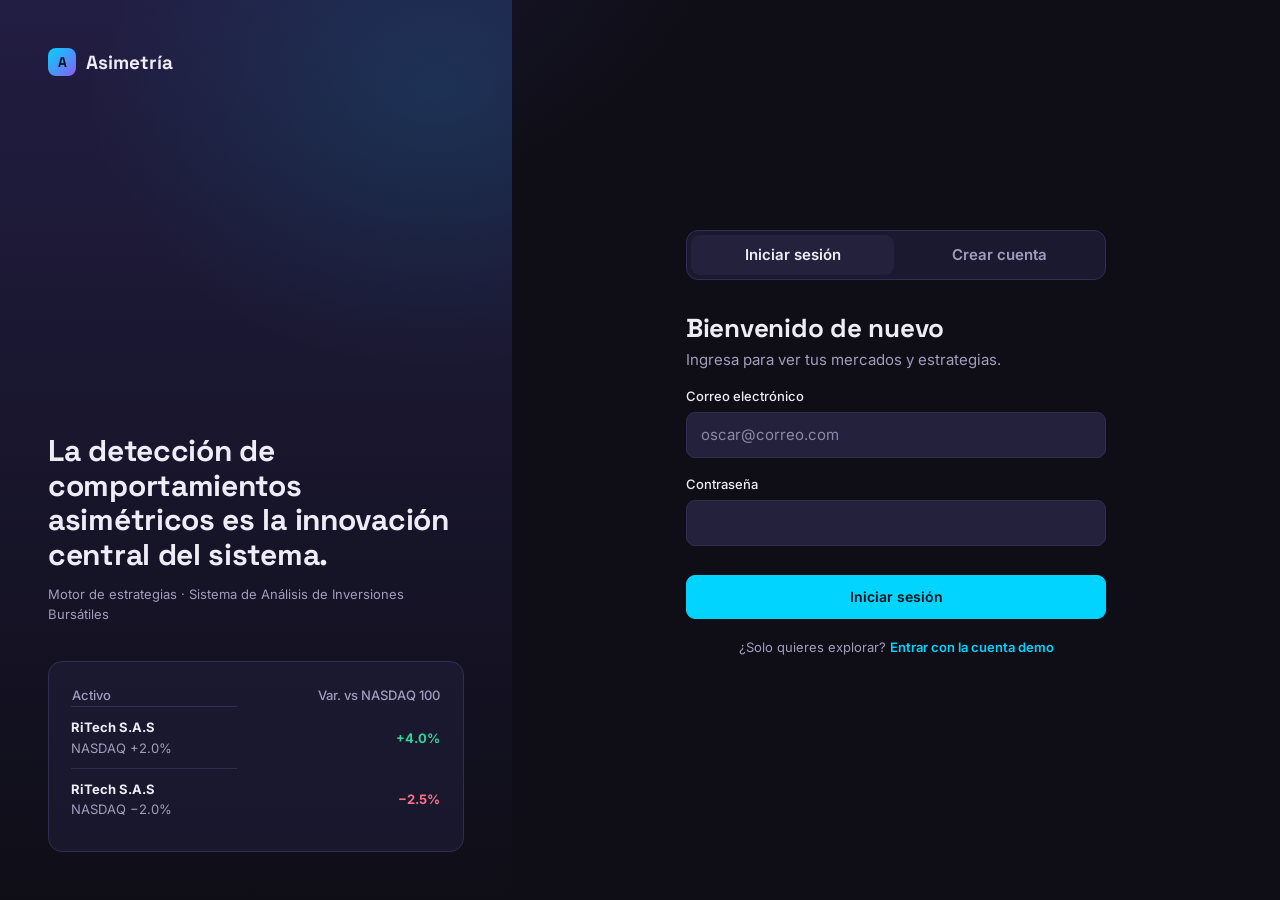
<file: apps/web/alertas.html>
<!doctype html>
<html lang="es">
<head>
  <meta charset="utf-8">
  <meta name="viewport" content="width=device-width, initial-scale=1">
  <title>Alertas — Asimetría</title>
  <meta name="description" content="Configura alertas por variación porcentual o precio límite de empresas e índices.">
  <link rel="preconnect" href="https://fonts.googleapis.com">
  <link rel="preconnect" href="https://fonts.gstatic.com" crossorigin>
  <link rel="stylesheet" href="https://fonts.googleapis.com/css2?family=Inter:wght@400;500;600;700&family=Space+Grotesk:wght@500;600;700&display=swap">
  <link rel="stylesheet" href="assets/css/styles.css">
  <script defer src="assets/js/ui.js"></script>
  <script defer src="assets/js/market.js"></script>
  <script defer src="assets/js/pages/alertas.js"></script>
</head>
<body data-protected data-nav="alertas.html">
  <a class="skip" href="#main">Saltar al contenido</a>
  <div class="app">
    <aside class="sidebar" data-sidebar></aside>

    <main class="main" id="main">
      <div class="page-head">
        <div>
          <h1>Alertas</h1>
          <p>Te avisamos cuando una empresa o el índice supere el umbral que definas. <span id="worker-estado" class="small"></span></p>
        </div>
        <button class="btn" type="button" id="btn-evaluar">Evaluar ahora</button>
      </div>

      <div class="grid" style="grid-template-columns:minmax(0,360px) minmax(0,1fr);align-items:start" id="al-grid">
        <section class="card" aria-labelledby="t-nueva">
          <h2 id="t-nueva">Nueva alerta</h2>
          <form id="form-alerta" novalidate style="margin-top:16px">
            <div class="field">
              <label for="al-activo">Empresa o índice</label>
              <select class="input" id="al-activo" name="ticker"></select>
            </div>
            <fieldset class="segmented">
              <legend>Condición</legend>
              <input type="radio" name="tipo" id="tp-var" value="VARIACION_PORCENTUAL" checked><label for="tp-var">Variación %</label>
              <input type="radio" name="tipo" id="tp-pre" value="PRECIO_LIMITE"><label for="tp-pre">Precio límite</label>
            </fieldset>
            <div class="field">
              <label for="al-umbral" id="lbl-umbral">Avisar si varía más de (%)</label>
              <input class="input" id="al-umbral" name="umbral" type="number" inputmode="decimal" min="0.01" step="0.01" value="3" required aria-describedby="al-hint">
              <span class="hint" id="al-hint">Variación diaria absoluta (al alza o a la baja).</span>
            </div>
            <fieldset class="segmented">
              <legend>Canal</legend>
              <input type="radio" name="canal" id="cn-mail" value="CORREO" checked><label for="cn-mail">Correo</label>
              <input type="radio" name="canal" id="cn-push" value="PUSH"><label for="cn-push">Push</label>
            </fieldset>
            <p class="error-text" id="al-error" role="alert"></p>
            <button class="btn btn-primary btn-block" type="submit">Crear alerta</button>
          </form>
        </section>

        <div class="stack">
          <section class="card" aria-labelledby="t-reglas">
            <h2 id="t-reglas">Mis reglas</h2>
            <div class="table-wrap">
              <table class="table"><thead><tr><th scope="col">Activo</th><th scope="col">Condición</th><th scope="col">Actual</th><th scope="col">Estado</th><th scope="col"><span class="sr-only">Acciones</span></th></tr></thead>
              <tbody id="reglas-body"></tbody></table>
            </div>
          </section>
          <section class="card" aria-labelledby="t-notif">
            <h2 id="t-notif">Notificaciones enviadas</h2>
            <ul class="movers" id="notif-lista" aria-live="polite"></ul>
          </section>
        </div>
      </div>
    </main>
  </div>
</body>
</html>
</file>
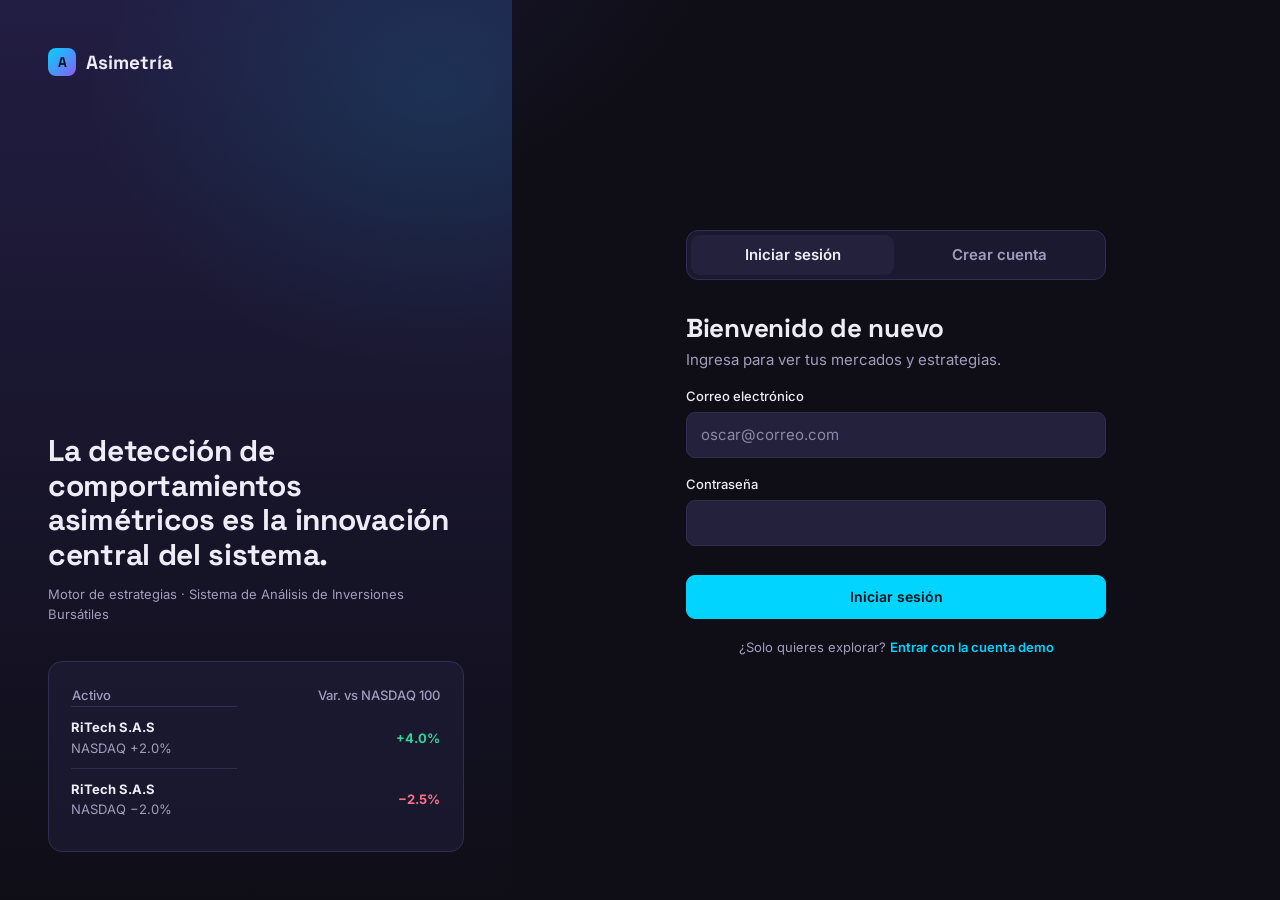
<file: apps/web/analisis.html>
<!doctype html>
<html lang="es">
<head>
  <meta charset="utf-8">
  <meta name="viewport" content="width=device-width, initial-scale=1">
  <title>Análisis de asimetría — Asimetría</title>
  <meta name="description" content="Beta alcista y bajista, rendimiento comparado y desglose de asimetría frente al NASDAQ 100.">
  <link rel="preconnect" href="https://fonts.googleapis.com">
  <link rel="preconnect" href="https://fonts.gstatic.com" crossorigin>
  <link rel="stylesheet" href="https://fonts.googleapis.com/css2?family=Inter:wght@400;500;600;700&family=Space+Grotesk:wght@500;600;700&display=swap">
  <link rel="stylesheet" href="assets/css/styles.css">
  <script defer src="assets/js/ui.js"></script>
  <script defer src="assets/js/market.js"></script>
  <script defer src="assets/js/pages/analisis.js"></script>
</head>
<body data-protected data-nav="mercados.html">
  <a class="skip" href="#main">Saltar al contenido</a>
  <div class="app">
    <aside class="sidebar" data-sidebar></aside>

    <main class="main" id="main">
      <nav class="breadcrumb" aria-label="Ruta de navegación">
        <ol>
          <li><a href="mercados.html">Mercados</a></li>
          <li><a href="estrategias.html">Comportamientos asimétricos</a></li>
          <li aria-current="page" id="bc-actual">NASDAQ 100 vs RiTech S.A.S</li>
        </ol>
      </nav>

      <div class="page-head">
        <div class="row" style="gap:14px;align-items:center">
          <div class="pair" aria-hidden="true"><span class="avatar" style="--c:var(--primary)">IX</span><span class="avatar" id="av-activo">RT</span></div>
          <div>
            <h1 id="titulo">NASDAQ 100 vs. RiTech S.A.S</h1>
            <p>Evaluación de comportamiento asimétrico · ventana de 90 días</p>
          </div>
        </div>
        <div class="row">
          <label class="sr-only" for="sel-activo">Activo a comparar</label>
          <select class="input" id="sel-activo" style="width:auto;min-height:44px"></select>
          <a class="btn" id="lnk-backtest" href="portafolio.html">+ Simular backtesting</a>
          <a class="btn btn-primary" id="lnk-alerta" href="alertas.html">Crear alerta</a>
        </div>
      </div>

      <div class="notice notice-error" id="aviso-datos" role="alert" hidden></div>

      <div class="with-rail">
        <div class="stack">
          <section class="card" aria-labelledby="t-rend">
            <h2 id="t-rend">Rendimiento comparado</h2>
            <p class="sub">Variación porcentual acumulada, base 100</p>
            <ul class="legend"><li style="--c:var(--pink)" id="leg-activo">RiTech S.A.S</li><li style="--c:var(--primary)">NASDAQ 100</li></ul>
            <svg class="chart chart-lg" id="chart-rend" role="img" aria-label="Rendimiento acumulado base 100 de los últimos 90 días"></svg>
            <div class="grid cols-4" style="margin-top:18px">
              <div class="stat"><span class="label" id="lbl-ret">Retorno</span><span class="value" id="st-ret">—</span></div>
              <div class="stat"><span class="label">Retorno NASDAQ</span><span class="value" id="st-ix">—</span></div>
              <div class="stat"><span class="label">Alfa generado</span><span class="value" id="st-alfa">—</span></div>
              <div class="stat"><span class="label">Máx. drawdown</span><span class="value" id="st-dd">—</span></div>
            </div>
          </section>

          <section class="card" aria-labelledby="t-desg">
            <h2 id="t-desg">Desglose de asimetría</h2>
            <p class="sub">Comparación de movimientos en sesiones alcistas y bajistas del índice</p>
            <div class="table-wrap">
              <table class="table">
                <thead><tr><th scope="col">Condición del mercado</th><th scope="col">NASDAQ 100</th><th scope="col" id="th-activo">RiTech S.A.S</th><th scope="col">Ratio de asimetría</th></tr></thead>
                <tbody id="desglose"></tbody>
              </table>
            </div>
          </section>
        </div>

        <aside class="rail" aria-label="Sensibilidad y alertas">
          <section class="card" aria-labelledby="t-beta">
            <h2 id="t-beta">Beta personalizado</h2>
            <p class="sub" id="beta-sub">Sensibilidad frente al NASDAQ 100</p>
            <p class="beta-value" id="beta-valor">—</p>
            <p class="small muted" id="beta-texto"></p>
            <div class="grid" style="grid-template-columns:1fr 1fr;gap:10px;margin-bottom:14px">
              <div class="stat"><span class="label">β alcista</span><span class="value up" id="beta-up">—</span></div>
              <div class="stat"><span class="label">β bajista</span><span class="value down" id="beta-down">—</span></div>
            </div>
            <p class="small muted" style="margin-bottom:6px">Dispersión de retornos diarios</p>
            <svg id="scatter" role="img" aria-label="Dispersión de retornos diarios del activo frente al índice con las rectas de beta alcista y bajista" style="width:100%;background:var(--surface-2);border-radius:10px"></svg>
            <div class="spread small" style="margin-top:10px"><span class="muted">Correlación (r)</span><strong id="corr">—</strong></div>
          </section>

          <section class="card" style="border-color:rgb(0 212 255 / .35)" aria-labelledby="t-cfg">
            <h2 id="t-cfg">Configurar alerta de asimetría</h2>
            <p class="small muted" id="cfg-texto" style="margin-top:6px">Recibe una notificación cuando el activo se desvíe del NASDAQ 100 más allá del umbral definido.</p>
            <label class="toggle-row"><span>Notificar en desviaciones &gt; 1.5×</span><input class="switch" type="checkbox" id="sw-desv"></label>
            <label class="toggle-row"><span>Resumen diario por correo</span><input class="switch" type="checkbox" id="sw-resumen"></label>
          </section>
        </aside>
      </div>
    </main>
  </div>
</body>
</html>
</file>
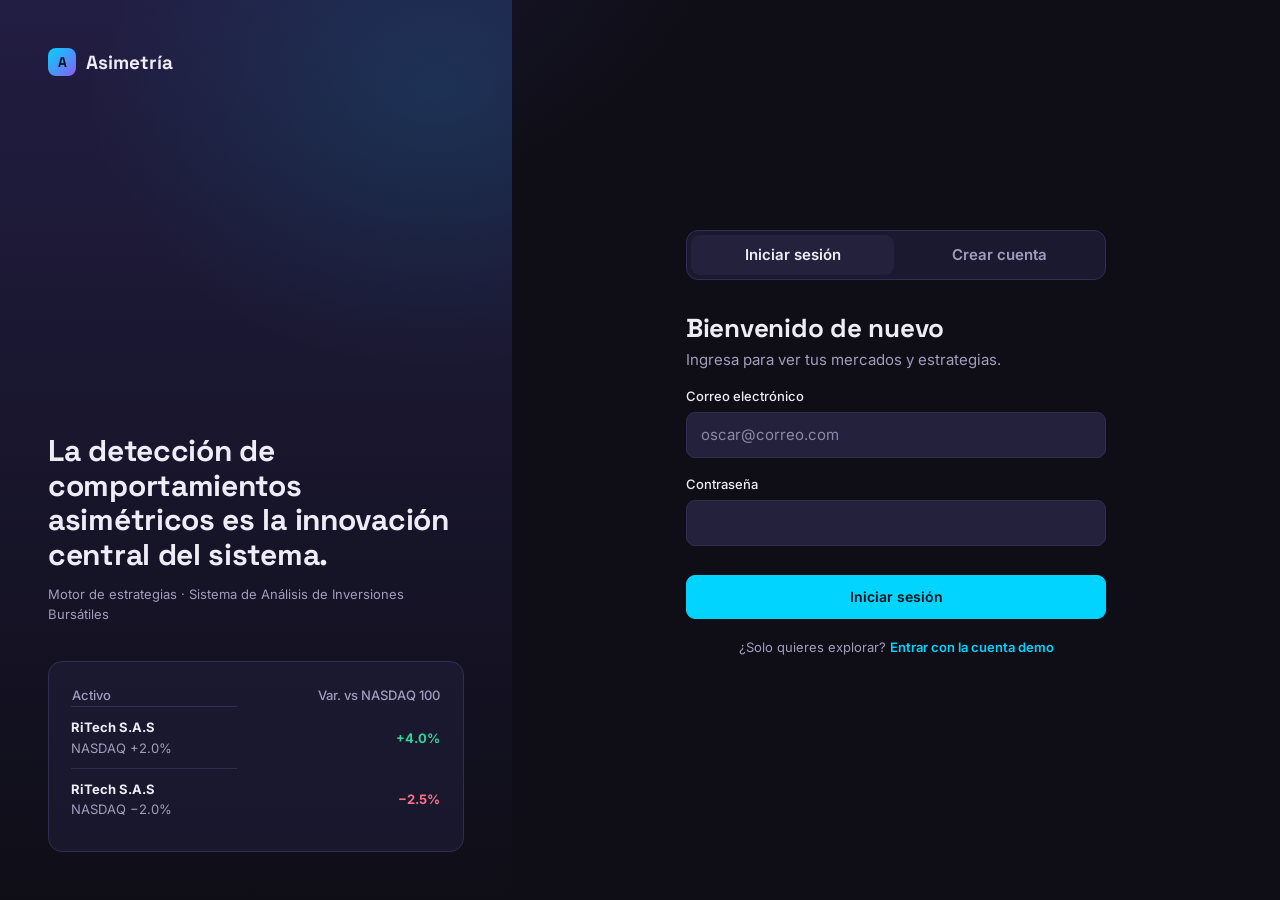
<file: apps/web/auth.html>
<!doctype html>
<html lang="es">
<head>
  <meta charset="utf-8">
  <meta name="viewport" content="width=device-width, initial-scale=1">
  <title>Asimetría — Iniciar sesión o crear cuenta</title>
  <meta name="description" content="Accede a Asimetría o crea tu cuenta para detectar oportunidades de inversión asimétricas.">
  <link rel="preconnect" href="https://fonts.googleapis.com">
  <link rel="preconnect" href="https://fonts.gstatic.com" crossorigin>
  <link rel="stylesheet" href="https://fonts.googleapis.com/css2?family=Inter:wght@400;500;600;700&family=Space+Grotesk:wght@500;600;700&display=swap">
  <link rel="stylesheet" href="assets/css/styles.css">
  <script defer src="assets/js/ui.js"></script>
  <script defer src="assets/js/market.js"></script>
  <script defer src="assets/js/pages/auth.js"></script>
</head>
<body>
  <a class="skip" href="#main">Saltar al formulario</a>
  <div class="auth">
    <aside class="auth-side" aria-label="Asimetría">
      <a class="brand" href="index.html"><span class="logo" aria-hidden="true">A</span>Asimetría</a>
      <h2>La detección de comportamientos asimétricos es la innovación central del sistema.</h2>
      <p class="muted small">Motor de estrategias · Sistema de Análisis de Inversiones Bursátiles</p>
      <div class="card" style="margin-top:24px;max-width:440px">
        <table class="small">
          <caption class="sr-only">Ejemplo de comportamiento asimétrico de RiTech</caption>
          <thead><tr><th scope="col" style="text-align:left;font-weight:500" class="muted">Activo</th><th scope="col" style="text-align:right;font-weight:500" class="muted">Var. vs NASDAQ 100</th></tr></thead>
          <tbody>
            <tr><td style="padding:10px 0;border-top:1px solid var(--border)"><strong>RiTech S.A.S</strong><br><span class="muted">NASDAQ +2.0%</span></td><td class="up" style="text-align:right;font-weight:700">+4.0%</td></tr>
            <tr><td style="padding:10px 0;border-top:1px solid var(--border)"><strong>RiTech S.A.S</strong><br><span class="muted">NASDAQ −2.0%</span></td><td class="down" style="text-align:right;font-weight:700">−2.5%</td></tr>
          </tbody>
        </table>
      </div>
    </aside>

    <main class="auth-main" id="main">
      <div class="auth-form">
        <div class="tabs" role="tablist" aria-label="Acceso">
          <button role="tab" id="tab-login" aria-controls="panel-login" aria-selected="true" type="button">Iniciar sesión</button>
          <button role="tab" id="tab-registro" aria-controls="panel-registro" aria-selected="false" tabindex="-1" type="button">Crear cuenta</button>
        </div>

        <section id="panel-login" role="tabpanel" aria-labelledby="tab-login">
          <h1>Bienvenido de nuevo</h1>
          <p class="muted">Ingresa para ver tus mercados y estrategias.</p>
          <form id="form-login" novalidate>
            <div class="field">
              <label for="login-email">Correo electrónico</label>
              <input class="input" id="login-email" name="email" type="email" autocomplete="email" required placeholder="oscar@correo.com">
            </div>
            <div class="field">
              <label for="login-pass">Contraseña</label>
              <input class="input" id="login-pass" name="password" type="password" autocomplete="current-password" required>
            </div>
            <p class="error-text" id="login-error" role="alert"></p>
            <button class="btn btn-primary btn-block" type="submit">Iniciar sesión</button>
          </form>
          <p class="muted small" style="text-align:center;margin-top:18px">¿Solo quieres explorar? <button class="link-btn" type="button" id="btn-demo">Entrar con la cuenta demo</button></p>
        </section>

        <section id="panel-registro" role="tabpanel" aria-labelledby="tab-registro" hidden>
          <h1>Crea tu cuenta</h1>
          <p class="muted">Empieza a detectar oportunidades en minutos.</p>
          <form id="form-registro" novalidate>
            <div class="field">
              <label for="reg-nombre">Nombre completo</label>
              <input class="input" id="reg-nombre" name="nombre" autocomplete="name" required maxlength="80" placeholder="Oscar Hernández">
            </div>
            <div class="field">
              <label for="reg-email">Correo electrónico</label>
              <input class="input" id="reg-email" name="email" type="email" autocomplete="email" required maxlength="255" placeholder="oscar@correo.com">
            </div>
            <div class="field">
              <label for="reg-pass">Contraseña</label>
              <input class="input" id="reg-pass" name="password" type="password" autocomplete="new-password" required minlength="8" aria-describedby="reg-pass-hint">
              <span class="hint" id="reg-pass-hint">Mínimo 8 caracteres, con al menos una letra y un número.</span>
            </div>
            <fieldset class="segmented" aria-describedby="perfil-hint">
              <legend>Perfil de riesgo</legend>
              <input type="radio" name="perfil" id="p-con" value="CONSERVADOR"><label for="p-con">Conservador</label>
              <input type="radio" name="perfil" id="p-mod" value="MODERADO"><label for="p-mod">Moderado</label>
              <input type="radio" name="perfil" id="p-agr" value="AGRESIVO"><label for="p-agr">Agresivo</label>
            </fieldset>
            <p class="hint" id="perfil-hint" style="margin:-8px 0 16px">¿No estás seguro? Déjalo vacío y responde el quiz de perfil después de registrarte.</p>
            <label class="check" style="margin-bottom:16px"><input type="checkbox" name="terminos" required> Acepto los términos y la política de privacidad</label>
            <p class="error-text" id="reg-error" role="alert"></p>
            <button class="btn btn-primary btn-block" type="submit">Crear cuenta</button>
          </form>
          <p class="divider">o continúa con</p>
          <div class="grid" style="grid-template-columns:1fr 1fr">
            <button class="btn" type="button" data-oauth="Google">Google</button>
            <button class="btn" type="button" data-oauth="Apple">Apple</button>
          </div>
          <p class="muted small" style="text-align:center;margin-top:18px">¿Ya tienes cuenta? <button class="link-btn" type="button" data-ir="login">Inicia sesión</button></p>
        </section>
      </div>
    </main>
  </div>
</body>
</html>
</file>
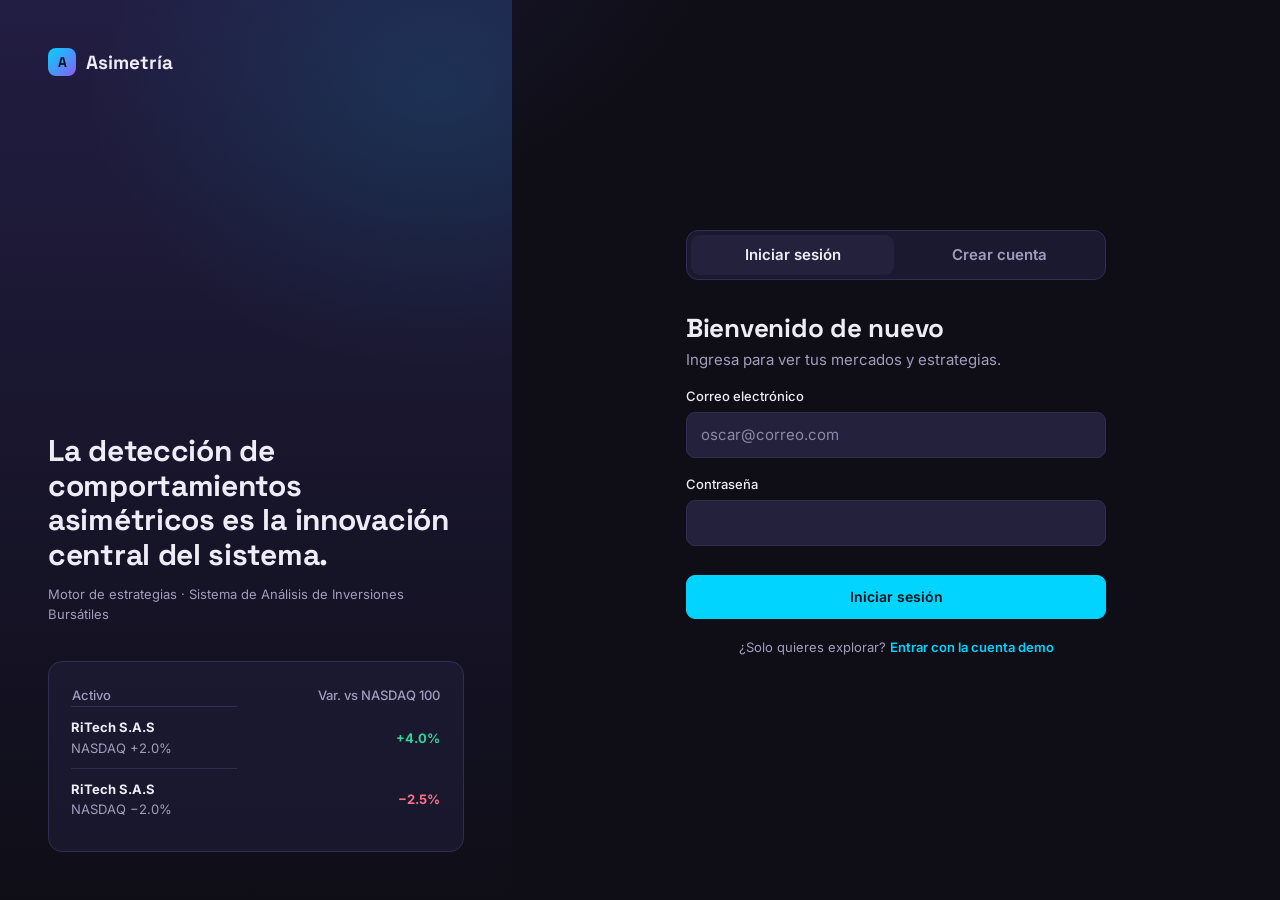
<file: apps/web/configuracion.html>
<!doctype html>
<html lang="es">
<head>
  <meta charset="utf-8">
  <meta name="viewport" content="width=device-width, initial-scale=1">
  <title>Configuración — Asimetría</title>
  <meta name="description" content="Perfil de riesgo, quiz, auditoría de eventos y preferencias de la cuenta.">
  <link rel="preconnect" href="https://fonts.googleapis.com">
  <link rel="preconnect" href="https://fonts.gstatic.com" crossorigin>
  <link rel="stylesheet" href="https://fonts.googleapis.com/css2?family=Inter:wght@400;500;600;700&family=Space+Grotesk:wght@500;600;700&display=swap">
  <link rel="stylesheet" href="assets/css/styles.css">
  <script defer src="assets/js/ui.js"></script>
  <script defer src="assets/js/market.js"></script>
  <script defer src="assets/js/pages/configuracion.js"></script>
</head>
<body data-protected data-nav="configuracion.html">
  <a class="skip" href="#main">Saltar al contenido</a>
  <div class="app">
    <aside class="sidebar" data-sidebar></aside>

    <main class="main" id="main">
      <div class="page-head">
        <div><h1>Configuración</h1><p>Tu cuenta, perfil de riesgo y trazabilidad.</p></div>
        <button class="btn" type="button" id="btn-salir">Cerrar sesión</button>
      </div>

      <div class="grid cols-2" style="align-items:start">
        <section class="card" aria-labelledby="t-cuenta">
          <h2 id="t-cuenta">Mi cuenta</h2>
          <dl class="grid" style="grid-template-columns:auto 1fr;gap:10px 18px;margin:16px 0 0;font-size:14px">
            <dt class="muted">Nombre</dt><dd style="margin:0" id="c-nombre"></dd>
            <dt class="muted">Correo</dt><dd style="margin:0" id="c-email"></dd>
            <dt class="muted">Perfil de riesgo</dt><dd style="margin:0"><span class="chip chip-info" id="c-perfil"></span></dd>
            <dt class="muted">Plan</dt><dd style="margin:0"><span id="c-plan"></span> · <a href="precios.html">Cambiar plan</a></dd>
            <dt class="muted">Sesión expira</dt><dd style="margin:0" id="c-exp"></dd>
          </dl>
        </section>

        <section class="card" id="sec-fallos" aria-labelledby="t-sim" hidden>
          <h2 id="t-sim">Inyección de fallos (pruebas de fiabilidad)</h2>
          <p class="sub">Solo en modo demo. Afecta al servidor: el worker deja de recibir precios o de enviar correos (RNF-06, HU-06 CA-4). Para HU-10 CA-5 detén la API: <code>docker compose stop api</code>.</p>
          <label class="toggle-row"><span>Proveedor bursátil caído</span><input class="switch" type="checkbox" data-sim="proveedor_caido"></label>
          <label class="toggle-row"><span>Servicio de correo caído</span><input class="switch" type="checkbox" data-sim="correo_caido"></label>
        </section>
      </div>

      <section class="card quiz" id="quiz" style="margin-top:24px" aria-labelledby="t-quiz" tabindex="-1">
        <h2 id="t-quiz">Quiz de perfil de riesgo</h2>
        <p class="sub" style="margin-bottom:16px">Responde todas las preguntas; te clasificaremos como conservador, moderado o agresivo.</p>
        <form id="form-quiz" novalidate>
          <div id="preguntas" class="grid cols-2" style="gap:0 16px"></div>
          <p class="error-text" id="quiz-error" role="alert"></p>
          <button class="btn btn-primary" type="submit">Calcular mi perfil</button>
        </form>
      </section>

      <section class="card" style="margin-top:24px" aria-labelledby="t-audit">
        <div class="spread">
          <div><h2 id="t-audit">Registro de auditoría</h2><p class="sub">Tus eventos críticos registrados por el servidor · UTC · retención 90 días (RNF-04)</p></div>
          <button class="btn btn-sm" type="button" id="btn-export">Descargar JSON</button>
        </div>
        <div class="table-wrap" style="max-height:340px;overflow:auto;margin-top:12px">
          <table class="table"><thead><tr><th scope="col">Fecha (UTC)</th><th scope="col">IP</th><th scope="col">Evento</th><th scope="col">Estado</th><th scope="col">Detalle</th></tr></thead>
          <tbody id="audit-body"></tbody></table>
        </div>
      </section>

    </main>
  </div>
</body>
</html>
</file>
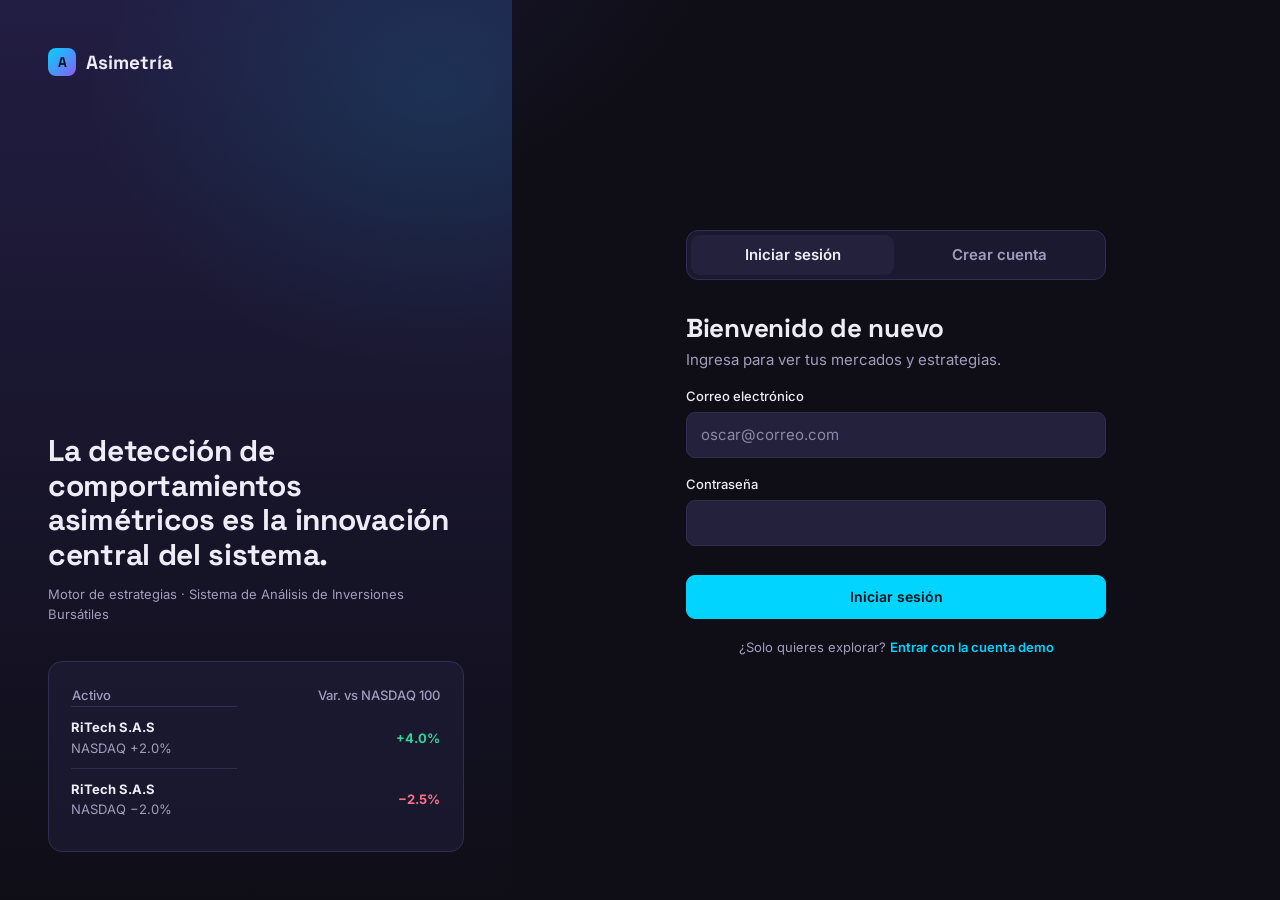
<file: apps/web/estrategias.html>
<!doctype html>
<html lang="es">
<head>
  <meta charset="utf-8">
  <meta name="viewport" content="width=device-width, initial-scale=1">
  <title>Estrategias — Asimetría</title>
  <meta name="description" content="Recomendaciones según tu perfil de riesgo y tabla comparativa de métricas financieras.">
  <link rel="preconnect" href="https://fonts.googleapis.com">
  <link rel="preconnect" href="https://fonts.gstatic.com" crossorigin>
  <link rel="stylesheet" href="https://fonts.googleapis.com/css2?family=Inter:wght@400;500;600;700&family=Space+Grotesk:wght@500;600;700&display=swap">
  <link rel="stylesheet" href="assets/css/styles.css">
  <script defer src="assets/js/ui.js"></script>
  <script defer src="assets/js/market.js"></script>
  <script defer src="assets/js/pages/estrategias.js"></script>
</head>
<body data-protected data-nav="estrategias.html">
  <a class="skip" href="#main">Saltar al contenido</a>
  <div class="app">
    <aside class="sidebar" data-sidebar></aside>

    <main class="main" id="main">
      <div class="page-head">
        <div>
          <h1>Estrategias</h1>
          <p>Empresas recomendadas según tu perfil de riesgo y tus objetivos de ingreso activo.</p>
        </div>
        <span class="chip chip-info" id="chip-perfil">Perfil</span>
      </div>

      <section class="card" aria-labelledby="t-filtros">
        <h2 id="t-filtros">Filtros de búsqueda</h2>
        <form id="form-filtros" class="grid cols-3" style="margin-top:14px;align-items:end">
          <div class="field" style="margin:0">
            <label for="f-vol">Volatilidad máxima: <output id="o-vol" for="f-vol">60%</output></label>
            <input id="f-vol" name="volMax" type="range" min="10" max="60" step="1" value="60" style="accent-color:var(--primary)">
          </div>
          <div class="field" style="margin:0">
            <label for="f-ret">Retorno esperado mínimo (%)</label>
            <input class="input" id="f-ret" name="retornoMin" type="number" step="0.5" min="0" max="50" placeholder="Ej. 8">
          </div>
          <div class="field" style="margin:0">
            <label for="f-ratio">Ratio riesgo/beneficio mínimo</label>
            <input class="input" id="f-ratio" name="ratioMin" type="number" step="0.05" min="0" max="2" placeholder="Ej. 0.30" aria-describedby="h-ratio">
            <span class="hint" id="h-ratio">Retorno esperado ÷ volatilidad.</span>
          </div>
        </form>
      </section>

      <section style="margin-top:24px" aria-labelledby="t-reco" aria-live="polite">
        <h2 id="t-reco" style="font-family:var(--font);font-size:16px">Recomendaciones priorizadas</h2>
        <div id="reco-estado"></div>
        <div class="grid cols-3" id="reco-lista"></div>
      </section>

      <section class="card" style="margin-top:28px" aria-labelledby="t-tabla">
        <div class="spread">
          <div>
            <h2 id="t-tabla">Tabla comparativa de métricas</h2>
            <p class="sub">Beta alcista/bajista, volatilidad, dividendos y retorno esperado</p>
          </div>
          <div class="search" style="max-width:280px">
            <svg viewBox="0 0 24 24" fill="none" stroke="currentColor" stroke-width="2" aria-hidden="true"><circle cx="11" cy="11" r="7"/><path d="m20 20-3.5-3.5"/></svg>
            <label class="sr-only" for="t-buscar">Buscar empresa en la tabla</label>
            <input class="input" id="t-buscar" type="search" placeholder="Buscar por nombre o ticker…">
          </div>
        </div>
        <div id="tabla-estado" style="margin-top:14px"></div>
        <div class="table-wrap">
          <table class="table" id="tabla-metricas">
            <caption class="sr-only">Métricas financieras por empresa. Los encabezados permiten ordenar.</caption>
            <thead><tr>
              <th scope="col" aria-sort="none"><button type="button" data-col="nombre">Empresa</button></th>
              <th scope="col" aria-sort="none"><button type="button" data-col="variacion">Var. 24h</button></th>
              <th scope="col" aria-sort="none"><button type="button" data-col="betaAlcista">Beta alcista</button></th>
              <th scope="col" aria-sort="none"><button type="button" data-col="betaBajista">Beta bajista</button></th>
              <th scope="col" aria-sort="descending"><button type="button" data-col="volatilidad">Volatilidad</button></th>
              <th scope="col" aria-sort="none"><button type="button" data-col="dividendos">Dividendos</button></th>
              <th scope="col" aria-sort="none"><button type="button" data-col="retornoEsperado">Retorno esperado</button></th>
            </tr></thead>
            <tbody id="tabla-body"></tbody>
          </table>
        </div>
        <div class="pager">
          <span id="pag-info" aria-live="polite"></span>
          <button class="btn btn-sm" type="button" id="pag-prev">Anterior</button>
          <button class="btn btn-sm" type="button" id="pag-next">Siguiente</button>
        </div>
      </section>
    </main>
  </div>
</body>
</html>
</file>
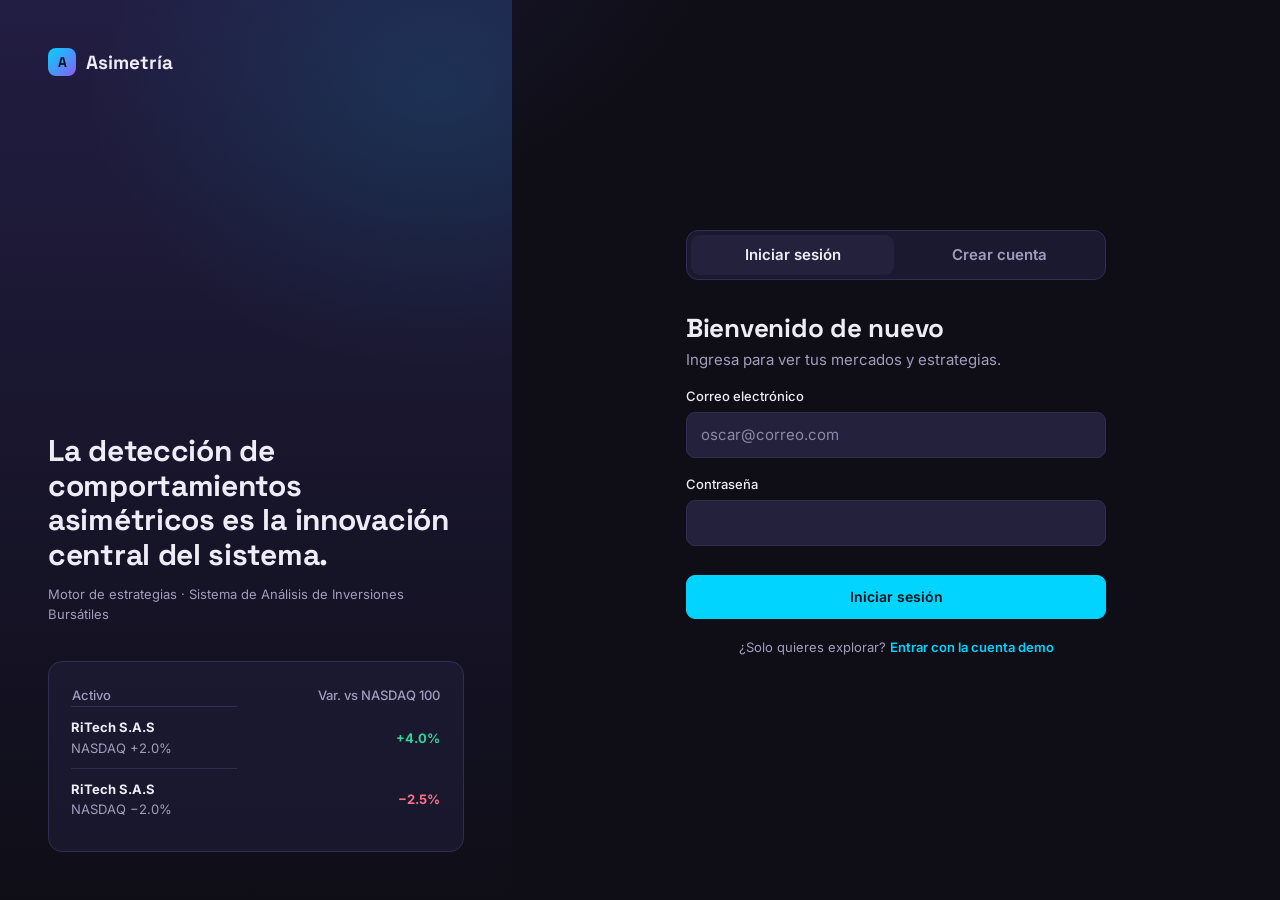
<file: apps/web/mercados.html>
<!doctype html>
<html lang="es">
<head>
  <meta charset="utf-8">
  <meta name="viewport" content="width=device-width, initial-scale=1">
  <title>Mercados — Asimetría</title>
  <meta name="description" content="Dashboard en tiempo real: NASDAQ 100, watchlist y asimetrías detectadas.">
  <link rel="preconnect" href="https://fonts.googleapis.com">
  <link rel="preconnect" href="https://fonts.gstatic.com" crossorigin>
  <link rel="stylesheet" href="https://fonts.googleapis.com/css2?family=Inter:wght@400;500;600;700&family=Space+Grotesk:wght@500;600;700&display=swap">
  <link rel="stylesheet" href="assets/css/styles.css">
  <script defer src="assets/js/ui.js"></script>
  <script defer src="assets/js/market.js"></script>
  <script defer src="assets/js/pages/mercados.js"></script>
</head>
<body data-protected data-nav="mercados.html">
  <a class="skip" href="#main">Saltar al contenido</a>
  <div class="app">
    <aside class="sidebar" data-sidebar></aside>

    <main class="main with-rail" id="main">
      <div>
        <div class="topbar">
          <div class="search">
            <svg viewBox="0 0 24 24" fill="none" stroke="currentColor" stroke-width="2" aria-hidden="true"><circle cx="11" cy="11" r="7"/><path d="m20 20-3.5-3.5"/></svg>
            <label class="sr-only" for="buscar">Buscar activo, ticker o sector</label>
            <input class="input" id="buscar" type="search" placeholder="Buscar activo, ticker o sector…" autocomplete="off">
          </div>
          <span class="spacer"></span>
          <a class="btn btn-icon" href="alertas.html" aria-label="Alertas" id="btn-alertas"></a>
          <a class="btn btn-icon" href="estrategias.html" aria-label="Estrategias y tabla de métricas" id="btn-modulos"></a>
        </div>

        <div class="page-head">
          <div>
            <h1>Mercados</h1>
            <p>Datos en tiempo real · <span id="estado-act" aria-live="off">actualizando…</span></p>
          </div>
          <button class="btn btn-primary" type="button" id="btn-anadir">+ Añadir activo</button>
        </div>

        <div class="notice notice-warn" id="aviso-stale" role="status" hidden></div>

        <section class="card" aria-labelledby="t-indice">
          <div class="spread" style="align-items:flex-start">
            <div>
              <h2 id="t-indice" style="font-family:var(--font-display);font-size:18px">NASDAQ 100 <span class="muted small">· NDX</span></h2>
              <div class="row" style="gap:12px;margin-top:4px">
                <span class="big-price mono" id="indice-precio">—</span>
                <span class="small" id="indice-var">—</span>
              </div>
            </div>
            <div class="range-tabs" role="group" aria-label="Rango del gráfico">
              <button type="button" data-rango="5">1S</button>
              <button type="button" data-rango="21" aria-pressed="true">1M</button>
              <button type="button" data-rango="252">1A</button>
              <button type="button" data-rango="1260">5A</button>
            </div>
          </div>
          <svg class="chart" id="indice-chart" role="img" aria-label="Evolución del NASDAQ 100"></svg>
        </section>

        <section style="margin-top:28px" aria-labelledby="t-watch">
          <h2 id="t-watch" style="font-family:var(--font);font-size:16px">Watchlist</h2>
          <div class="table-wrap">
            <table class="table">
              <caption class="sr-only">Activos en tu lista de seguimiento con precio, variación, beta, volatilidad y tendencia</caption>
              <thead><tr><th scope="col">Activo</th><th scope="col">Precio</th><th scope="col">Var. 24h</th><th scope="col">Beta</th><th scope="col">Volatilidad</th><th scope="col">Tendencia</th><th scope="col"><span class="sr-only">Favorito</span></th></tr></thead>
              <tbody id="watch-body"></tbody>
            </table>
          </div>
          <p class="empty" id="watch-empty" hidden>No se encontraron resultados.</p>
        </section>
      </div>

      <aside class="rail" aria-label="Resumen">
        <section class="card alert-card" aria-labelledby="t-asim">
          <h2 id="t-asim"><span aria-hidden="true">⚡</span> Asimetría detectada</h2>
          <p id="asim-texto"></p>
          <a class="btn btn-sm" id="asim-link" href="analisis.html" style="background:var(--surface-2)">Ver análisis completo →</a>
        </section>
        <section aria-labelledby="t-mov">
          <h2 id="t-mov">Mayores movimientos</h2>
          <ul class="movers" id="movers"></ul>
        </section>
        <section aria-labelledby="t-dist">
          <h2 id="t-dist">Distribución de tu portafolio</h2>
          <div class="row" style="gap:20px;margin-top:12px">
            <div class="donut" id="donut"><div><strong id="donut-total">—</strong><span>valor total</span></div></div>
            <ul class="legend" id="donut-legend" style="flex-direction:column;gap:8px"></ul>
          </div>
        </section>
      </aside>
    </main>
  </div>

  <dialog id="dlg-anadir" class="dialog-sm" aria-labelledby="t-anadir">
    <form method="dialog" class="dialog-body" id="form-anadir">
      <h2 id="t-anadir" style="font-size:20px">Añadir activo a tu watchlist</h2>
      <div class="field">
        <label for="sel-activo">Activo</label>
        <select class="input" id="sel-activo" name="ticker" required></select>
      </div>
      <p class="error-text" id="anadir-error" role="alert"></p>
      <div class="row" style="justify-content:flex-end">
        <button class="btn" value="cancelar" formnovalidate>Cancelar</button>
        <button class="btn btn-primary" value="ok">Añadir</button>
      </div>
    </form>
  </dialog>
</body>
</html>
</file>
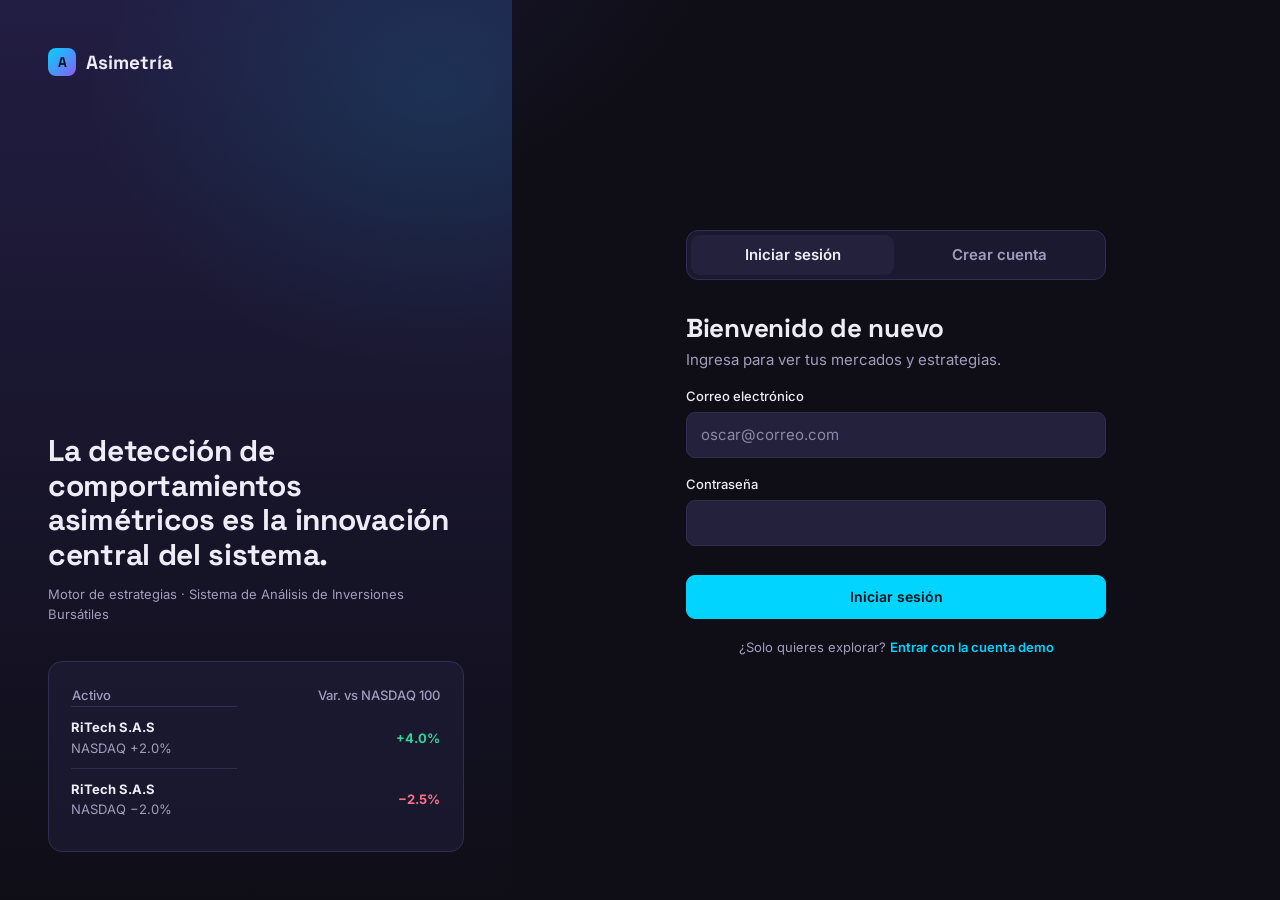
<file: apps/web/portafolio.html>
<!doctype html>
<html lang="es">
<head>
  <meta charset="utf-8">
  <meta name="viewport" content="width=device-width, initial-scale=1">
  <title>Portafolio y backtesting — Asimetría</title>
  <meta name="description" content="Simula cuánto habrías ganado o perdido frente al NASDAQ 100 y administra tu portafolio teórico.">
  <link rel="preconnect" href="https://fonts.googleapis.com">
  <link rel="preconnect" href="https://fonts.gstatic.com" crossorigin>
  <link rel="stylesheet" href="https://fonts.googleapis.com/css2?family=Inter:wght@400;500;600;700&family=Space+Grotesk:wght@500;600;700&display=swap">
  <link rel="stylesheet" href="assets/css/styles.css">
  <script defer src="assets/js/ui.js"></script>
  <script defer src="assets/js/market.js"></script>
  <script defer src="assets/js/pages/portafolio.js"></script>
</head>
<body data-protected data-nav="portafolio.html">
  <a class="skip" href="#main">Saltar al contenido</a>
  <div class="app">
    <aside class="sidebar" data-sidebar></aside>

    <main class="main" id="main">
      <div class="page-head">
        <div>
          <h1>Portafolio</h1>
          <p>Simula estrategias sin arriesgar dinero real y haz seguimiento a tu portafolio teórico.</p>
        </div>
      </div>

      <div class="grid" style="grid-template-columns:minmax(0,360px) minmax(0,1fr);align-items:start" id="bt-grid">
        <section class="card" aria-labelledby="t-bt">
          <h2 id="t-bt">Simulador de backtesting</h2>
          <p class="sub">Invierte un monto al inicio del periodo y compáralo con el NASDAQ 100.</p>
          <form id="form-bt" novalidate style="margin-top:16px">
            <div class="field">
              <label for="bt-activo">Activo</label>
              <select class="input" id="bt-activo" name="ticker"></select>
            </div>
            <div class="field">
              <label for="bt-monto">Monto inicial (USD)</label>
              <input class="input" id="bt-monto" name="monto" type="number" inputmode="decimal" min="0.01" step="0.01" value="1000" required>
            </div>
            <div class="grid" style="grid-template-columns:1fr 1fr;gap:10px">
              <div class="field"><label for="bt-ini">Desde</label><input class="input" id="bt-ini" name="inicio" type="date" required></div>
              <div class="field"><label for="bt-fin">Hasta</label><input class="input" id="bt-fin" name="fin" type="date" required></div>
            </div>
            <p class="error-text" id="bt-error" role="alert"></p>
            <button class="btn btn-primary btn-block" type="submit">Ejecutar simulación</button>
          </form>
          <p class="small muted" style="margin:16px 0 8px">Casos de prueba del documento (RiTech, 1.000 USD):</p>
          <div class="row">
            <button class="btn btn-sm" type="button" data-caso="alcista">Día alcista (+2 %)</button>
            <button class="btn btn-sm" type="button" data-caso="bajista">Día bajista (−2 %)</button>
          </div>
        </section>

        <section class="card" aria-labelledby="t-res" aria-live="polite">
          <h2 id="t-res">Resultado</h2>
          <p class="sub" id="res-sub">Ejecuta una simulación para ver el resultado.</p>
          <div class="grid cols-4" style="margin:16px 0">
            <div class="stat"><span class="label">Valor final</span><span class="value" id="r-final">—</span></div>
            <div class="stat"><span class="label">Retorno</span><span class="value" id="r-ret">—</span></div>
            <div class="stat"><span class="label">Mismo monto en NASDAQ 100</span><span class="value" id="r-ix">—</span></div>
            <div class="stat"><span class="label">Diferencia</span><span class="value" id="r-dif">—</span></div>
          </div>
          <ul class="legend"><li style="--c:var(--pink)">Portafolio</li><li style="--c:var(--primary)">NASDAQ 100</li></ul>
          <svg class="chart" id="r-chart" role="img" aria-label="Valor del portafolio frente al índice durante el periodo simulado"></svg>
          <details style="margin-top:14px">
            <summary style="cursor:pointer;font-weight:600">Ver datos tabulados</summary>
            <div class="table-wrap" style="max-height:280px;overflow:auto;margin-top:10px">
              <table class="table"><thead><tr><th scope="col">Fecha</th><th scope="col">Valor portafolio</th><th scope="col">Valor índice</th></tr></thead><tbody id="r-tabla"></tbody></table>
            </div>
          </details>
        </section>
      </div>

      <section class="card" style="margin-top:24px" aria-labelledby="t-hist">
        <h2 id="t-hist">Historial de simulaciones</h2>
        <div class="table-wrap"><table class="table"><thead><tr><th scope="col">Ejecución</th><th scope="col">Activo</th><th scope="col">Periodo</th><th scope="col">Monto</th><th scope="col">Valor final</th></tr></thead><tbody id="hist-body"></tbody></table></div>
      </section>

      <section class="card" style="margin-top:24px" aria-labelledby="t-port">
        <div class="spread">
          <div><h2 id="t-port">Portafolio teórico y lista de seguimiento</h2><p class="sub">Edita la cantidad de acciones o quita empresas de tu lista.</p></div>
          <form class="row" id="form-add">
            <label class="sr-only" for="add-activo">Empresa a agregar</label>
            <select class="input" id="add-activo" style="width:auto"></select>
            <button class="btn btn-sm btn-primary" type="submit">Agregar</button>
          </form>
        </div>
        <div class="table-wrap" style="margin-top:12px">
          <table class="table"><thead><tr><th scope="col">Activo</th><th scope="col">Precio</th><th scope="col">Cantidad</th><th scope="col">Valor</th><th scope="col">Peso</th><th scope="col"><span class="sr-only">Acciones</span></th></tr></thead>
          <tbody id="port-body"></tbody>
          <tfoot><tr><th scope="row" colspan="3">Total</th><td class="mono" id="port-total" colspan="3"></td></tr></tfoot></table>
        </div>
      </section>
    </main>
  </div>
</body>
</html>
</file>
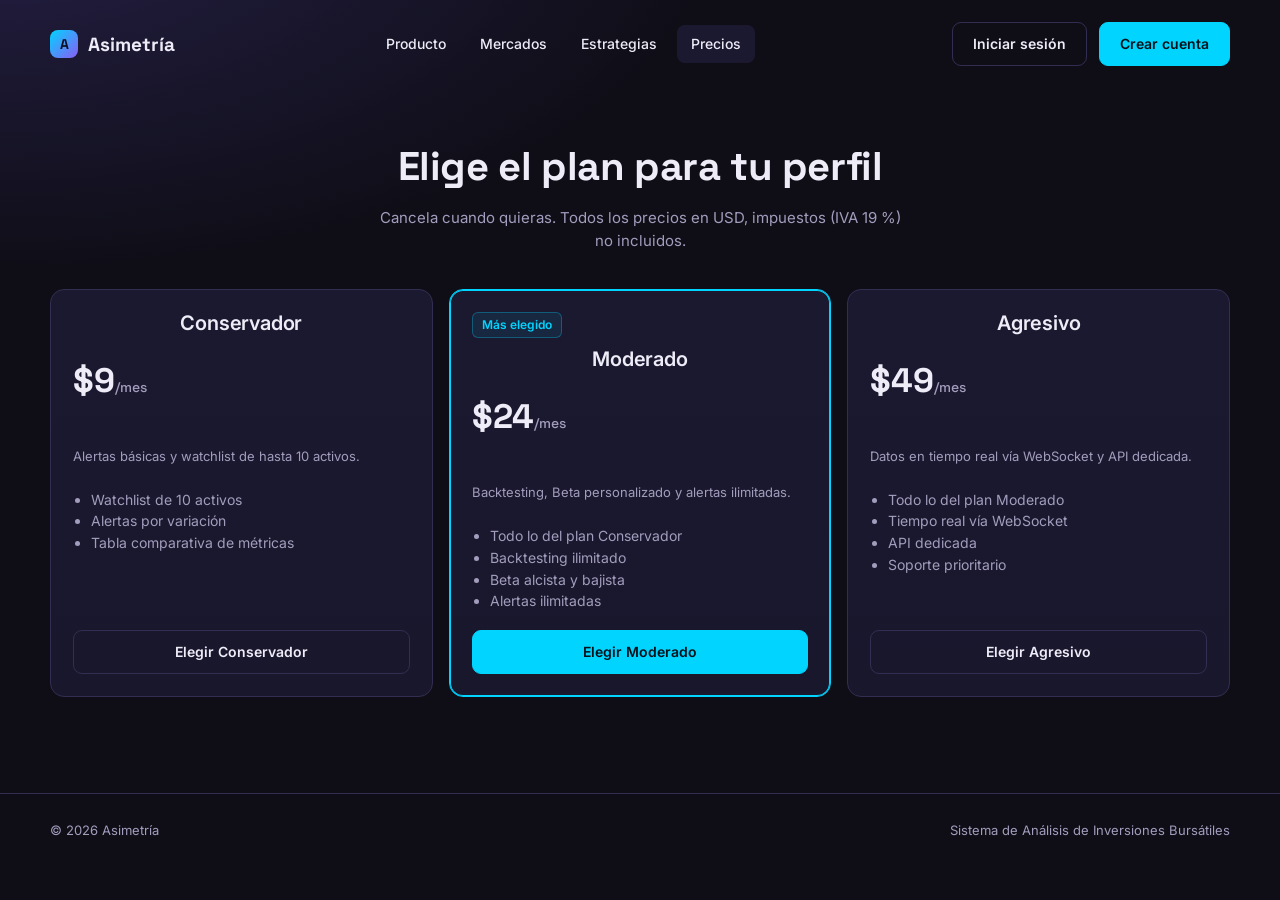
<file: apps/web/precios.html>
<!doctype html>
<html lang="es">
<head>
  <meta charset="utf-8">
  <meta name="viewport" content="width=device-width, initial-scale=1">
  <title>Precios — Asimetría</title>
  <meta name="description" content="Planes Conservador, Moderado y Agresivo de Asimetría.">
  <link rel="preconnect" href="https://fonts.googleapis.com">
  <link rel="preconnect" href="https://fonts.gstatic.com" crossorigin>
  <link rel="stylesheet" href="https://fonts.googleapis.com/css2?family=Inter:wght@400;500;600;700&family=Space+Grotesk:wght@500;600;700&display=swap">
  <link rel="stylesheet" href="assets/css/styles.css">
  <script defer src="assets/js/ui.js"></script>
  <script defer src="assets/js/market.js"></script>
  <script defer src="assets/js/pages/precios.js"></script>
</head>
<body>
  <a class="skip" href="#main">Saltar al contenido</a>
  <header class="site-header">
    <div class="container">
      <a class="brand" href="index.html"><span class="logo" aria-hidden="true">A</span>Asimetría</a>
      <nav class="site-nav" aria-label="Principal">
        <ul>
          <li><a href="index.html#producto">Producto</a></li>
          <li><a href="mercados.html">Mercados</a></li>
          <li><a href="estrategias.html">Estrategias</a></li>
          <li><a href="precios.html" aria-current="page">Precios</a></li>
        </ul>
      </nav>
      <div class="row" id="acciones-cuenta">
        <a class="btn" href="auth.html">Iniciar sesión</a>
        <a class="btn btn-primary" href="auth.html?modo=registro">Crear cuenta</a>
      </div>
    </div>
  </header>

  <main id="main" class="section">
    <div class="container">
      <h1 style="font-size:clamp(28px,4vw,40px)">Elige el plan para tu perfil</h1>
      <p class="intro">Cancela cuando quieras. Todos los precios en USD, impuestos (IVA 19 %) no incluidos.</p>
      <div class="grid cols-3" id="planes"></div>
    </div>
  </main>

  <footer class="site-footer"><div class="container spread"><span>© 2026 Asimetría</span><span>Sistema de Análisis de Inversiones Bursátiles</span></div></footer>

  <dialog id="dlg-pago" aria-labelledby="t-pago">
    <form id="form-pago" class="pay" novalidate>
      <fieldset class="pay-plans">
        <legend>Elige tu plan</legend>
        <div id="pago-planes"></div>
        <div class="totals">
          <div><span id="tot-plan">Plan</span><span class="mono" id="tot-sub"></span></div>
          <div><span>Impuestos (IVA 19 %)</span><span class="mono" id="tot-iva"></span></div>
          <div class="total"><span>Total hoy</span><span class="mono" id="tot-total"></span></div>
        </div>
      </fieldset>

      <div class="pay-form">
        <div class="spread" style="align-items:flex-start">
          <div><h2 id="t-pago" style="font-size:22px">Completa tu pago</h2><p class="muted small">Se te cobrará mensualmente hasta que canceles.</p></div>
          <button class="btn btn-icon" type="button" id="btn-cerrar" aria-label="Cerrar">✕</button>
        </div>
        <fieldset class="segmented" style="grid-template-columns:repeat(3,1fr);margin-top:14px">
          <legend class="sr-only">Método de pago</legend>
          <input type="radio" name="metodo" id="m-tarjeta" value="tarjeta" checked><label for="m-tarjeta">Tarjeta</label>
          <input type="radio" name="metodo" id="m-transf" value="transferencia"><label for="m-transf">Transferencia</label>
          <input type="radio" name="metodo" id="m-paypal" value="paypal"><label for="m-paypal">PayPal</label>
        </fieldset>

        <div id="panel-tarjeta">
          <div class="field"><label for="cc-num">Número de tarjeta</label>
            <input class="input mono" id="cc-num" name="numero" autocomplete="cc-number" inputmode="numeric" maxlength="23" placeholder="1234 5678 9012 3456"></div>
          <div class="grid" style="grid-template-columns:1fr 1fr;gap:14px">
            <div class="field"><label for="cc-exp">Vencimiento</label><input class="input mono" id="cc-exp" name="exp" autocomplete="cc-exp" inputmode="numeric" maxlength="7" placeholder="MM / AA"></div>
            <div class="field"><label for="cc-cvc">CVC</label><input class="input mono" id="cc-cvc" name="cvc" type="password" autocomplete="cc-csc" inputmode="numeric" maxlength="4"></div>
          </div>
          <div class="field"><label for="cc-nombre">Nombre en la tarjeta</label><input class="input" id="cc-nombre" name="titular" autocomplete="cc-name"></div>
          <div class="field"><label for="cc-pais">País</label>
            <select class="input" id="cc-pais" name="pais" autocomplete="country-name"><option>Colombia</option><option>Ecuador</option><option>México</option><option>Perú</option><option>Chile</option><option>España</option><option>Estados Unidos</option></select></div>
        </div>
        <p class="notice" id="panel-otro" hidden></p>

        <p class="small muted">🔒 Pago cifrado de extremo a extremo · PCI DSS</p>
        <p class="error-text" id="pago-error" role="alert"></p>
        <button class="btn btn-primary btn-block" type="submit" id="btn-pagar" style="min-height:50px;font-size:16px">Pagar</button>
        <p class="small muted" style="text-align:center;margin-top:12px">Puedes cancelar tu suscripción en cualquier momento desde tu cuenta.</p>
      </div>
    </form>
  </dialog>
</body>
</html>
</file>
<file: apps/web/assets/css/styles.css>
/* ==========================================================================
   Asimetría — hoja de estilos única.
   Tokens de diseño en :root → un solo punto de cambio (ISO 25010 Mantenibilidad → Modificabilidad).
   Colores verificados ≥ 4.5:1 sobre --bg y --surface (RNF-08, WCAG 2.1 AA 1.4.3).
   ========================================================================== */
:root {
  --bg: #0f0e17;
  --bg-2: #14122a;
  --surface: #1b1930;
  --surface-2: #24213d;
  --border: #322e52;
  --text: #eeecf7;
  --muted: #a29dbd;          /* 6.6:1 sobre --bg */
  --primary: #00d4ff;        /* cian de marca / NASDAQ 100 */
  --on-primary: #06121a;
  --pink: #f472b6;           /* activo (RiTech) */
  --green: #34d399;
  --red: #fb7185;            /* 6.1:1 sobre --surface */
  --violet: #8b5cf6;
  --radius: 14px;
  --radius-sm: 9px;
  --shadow: 0 20px 50px rgb(0 0 0 / .35);
  --font: 'Inter', system-ui, -apple-system, 'Segoe UI', Roboto, sans-serif;
  --font-display: 'Space Grotesk', var(--font);
  --gutter: clamp(16px, 4vw, 40px);
  color-scheme: dark;
}

*, *::before, *::after { box-sizing: border-box; }
html { -webkit-text-size-adjust: 100%; }
body {
  margin: 0; min-height: 100vh;
  font: 15px/1.55 var(--font); color: var(--text);
  background: radial-gradient(1200px 600px at 0% -10%, #241f45 0%, transparent 60%), var(--bg);
}
h1, h2, h3, h4 { font-family: var(--font-display); line-height: 1.15; margin: 0 0 .4em; letter-spacing: -.01em; }
p { margin: 0 0 1em; }
a { color: var(--primary); }
img, svg { max-width: 100%; }
button, input, select, textarea { font: inherit; color: inherit; }
table { border-collapse: collapse; width: 100%; }
[hidden] { display: none !important; }

/* ---- Accesibilidad (RNF-08) ---- */
.skip { position: absolute; left: -999px; top: 8px; z-index: 100; padding: 10px 14px; background: var(--primary); color: var(--on-primary); border-radius: 8px; font-weight: 600; }
.skip:focus { left: 8px; }
:focus-visible { outline: 3px solid var(--primary); outline-offset: 2px; border-radius: 6px; }
.sr-only { position: absolute; width: 1px; height: 1px; padding: 0; margin: -1px; overflow: hidden; clip: rect(0 0 0 0); white-space: nowrap; border: 0; }
@media (prefers-reduced-motion: reduce) { *, *::before, *::after { animation: none !important; transition: none !important; scroll-behavior: auto !important; } }

/* ---- Utilidades ---- */
.muted { color: var(--muted); }
.up { color: var(--green); }
.down { color: var(--red); }
.small { font-size: 13px; }
.mono { font-variant-numeric: tabular-nums; }
.row { display: flex; gap: 12px; align-items: center; flex-wrap: wrap; }
.spread { display: flex; gap: 12px; align-items: center; justify-content: space-between; flex-wrap: wrap; }
.stack > * + * { margin-top: 16px; }
.grid { display: grid; gap: 16px; }
.cols-2 { grid-template-columns: repeat(auto-fit, minmax(min(100%, 320px), 1fr)); }
.cols-3 { grid-template-columns: repeat(auto-fit, minmax(min(100%, 260px), 1fr)); }
.cols-4 { grid-template-columns: repeat(auto-fit, minmax(min(100%, 140px), 1fr)); }

/* ---- Marca ---- */
.brand { display: inline-flex; align-items: center; gap: 10px; font: 700 19px var(--font-display); color: var(--text); text-decoration: none; }
.logo { display: grid; place-items: center; width: 28px; height: 28px; border-radius: 8px; font: 700 14px var(--font-display); color: #0b1020; background: linear-gradient(135deg, var(--primary), var(--violet)); }

/* ---- Botones ---- */
.btn { display: inline-flex; align-items: center; justify-content: center; gap: 8px; min-height: 44px; padding: 0 20px; border-radius: var(--radius-sm); border: 1px solid var(--border); background: transparent; color: var(--text); font-weight: 600; font-size: 14px; text-decoration: none; cursor: pointer; transition: background .15s, border-color .15s, transform .05s; }
.btn:hover { background: var(--surface-2); }
.btn:active { transform: translateY(1px); }
.btn-primary { background: var(--primary); border-color: var(--primary); color: var(--on-primary); }
.btn-primary:hover { background: #4fe1ff; }
.btn-sm { min-height: 36px; padding: 0 14px; font-size: 13px; }
.btn-block { width: 100%; }
.btn-icon { width: 40px; min-height: 40px; padding: 0; }
.btn-danger { color: var(--red); }
.btn[disabled] { opacity: .55; cursor: not-allowed; }
.link-btn { background: none; border: 0; padding: 0; color: var(--primary); font-weight: 600; cursor: pointer; }

/* ---- Tarjetas y chips ---- */
.card { background: linear-gradient(180deg, var(--surface) 0%, #19172c 100%); border: 1px solid var(--border); border-radius: var(--radius); padding: 22px; }
.card h2, .card h3 { font-size: 16px; font-family: var(--font); font-weight: 600; margin: 0; }
.card .sub { color: var(--muted); font-size: 13px; margin: 2px 0 0; }
.stat { background: var(--surface-2); border-radius: var(--radius-sm); padding: 12px 14px; }
.stat .label { display: block; color: var(--muted); font-size: 12px; }
.stat .value { display: block; font: 700 18px var(--font-display); margin-top: 2px; }
.chip { display: inline-flex; align-items: center; gap: 6px; padding: 3px 9px; border-radius: 6px; font-size: 12px; font-weight: 600; background: var(--surface-2); border: 1px solid var(--border); }
.chip-up { color: var(--green); background: rgb(52 211 153 / .1); border-color: rgb(52 211 153 / .3); }
.chip-down { color: var(--red); background: rgb(251 113 133 / .1); border-color: rgb(251 113 133 / .3); }
.chip-info { color: var(--primary); background: rgb(0 212 255 / .08); border-color: rgb(0 212 255 / .3); }
.legend { display: flex; gap: 18px; flex-wrap: wrap; font-size: 13px; color: var(--muted); margin: 10px 0; padding: 0; list-style: none; }
.legend li::before { content: ''; display: inline-block; width: 8px; height: 8px; border-radius: 50%; margin-right: 7px; background: var(--c, var(--primary)); }
.avatar { display: grid; place-items: center; flex: none; width: 34px; height: 34px; border-radius: 9px; font-size: 12px; font-weight: 700; background: var(--surface-2); color: var(--c, var(--pink)); }

/* ---- Formularios ---- */
.field { display: grid; gap: 6px; margin-bottom: 16px; }
.field label, .label-text { font-size: 13px; font-weight: 500; }
.input, select.input { width: 100%; min-height: 46px; padding: 0 14px; border-radius: var(--radius-sm); border: 1px solid var(--border); background: var(--surface-2); }
.input::placeholder { color: #8d88a8; }
.input:hover { border-color: #47416e; }
.input[aria-invalid="true"] { border-color: var(--red); }
.hint { font-size: 12px; color: var(--muted); }
.error-text { font-size: 13px; color: var(--red); min-height: 1em; margin: 0; }
.check { display: flex; gap: 10px; align-items: flex-start; font-size: 14px; color: var(--muted); }
.check input { width: 18px; height: 18px; margin-top: 2px; accent-color: var(--primary); }
.segmented { display: grid; grid-template-columns: repeat(auto-fit, minmax(90px, 1fr)); gap: 8px; border: 0; padding: 0; margin: 0 0 16px; }
.segmented legend { font-size: 13px; font-weight: 500; margin-bottom: 6px; padding: 0; }
.segmented input { position: absolute; opacity: 0; pointer-events: none; }
.segmented label { display: grid; place-items: center; min-height: 40px; border: 1px solid var(--border); border-radius: var(--radius-sm); font-size: 13px; color: var(--muted); cursor: pointer; }
.segmented input:checked + label { border-color: var(--pink); color: var(--text); background: rgb(244 114 182 / .1); }
.segmented input:focus-visible + label { outline: 3px solid var(--primary); outline-offset: 2px; }
.switch { position: relative; width: 40px; height: 22px; flex: none; appearance: none; margin: 0; background: var(--border); border-radius: 99px; cursor: pointer; transition: background .15s; }
.switch::after { content: ''; position: absolute; top: 3px; left: 3px; width: 16px; height: 16px; border-radius: 50%; background: #fff; transition: transform .15s; }
.switch:checked { background: var(--primary); }
.switch:checked::after { transform: translateX(18px); background: var(--on-primary); }
.tabs { display: grid; grid-auto-flow: column; grid-auto-columns: 1fr; gap: 4px; padding: 4px; border: 1px solid var(--border); border-radius: 12px; background: var(--surface); }
.tabs [role="tab"] { min-height: 40px; border: 0; border-radius: 9px; background: transparent; color: var(--muted); font-weight: 600; cursor: pointer; }
.tabs [role="tab"][aria-selected="true"] { background: var(--surface-2); color: var(--text); }
.range-tabs { display: inline-flex; gap: 2px; padding: 4px; border-radius: 10px; background: var(--bg-2); }
.range-tabs button { min-width: 40px; min-height: 32px; border: 0; border-radius: 7px; background: transparent; color: var(--muted); font-size: 13px; font-weight: 600; cursor: pointer; }
.range-tabs button[aria-pressed="true"] { background: var(--surface-2); color: var(--text); }

/* ---- Avisos de estado (RNF-06) ---- */
.notice { display: flex; gap: 10px; align-items: center; flex-wrap: wrap; padding: 12px 16px; border-radius: var(--radius-sm); border: 1px solid var(--border); background: var(--surface); font-size: 14px; margin-bottom: 16px; }
.notice-warn { border-color: rgb(251 191 36 / .45); background: rgb(251 191 36 / .08); color: #fcd34d; }
.notice-error { border-color: rgb(251 113 133 / .45); background: rgb(251 113 133 / .08); color: var(--red); }
.notice-ok { border-color: rgb(52 211 153 / .45); background: rgb(52 211 153 / .08); color: var(--green); }
.empty { padding: 28px; text-align: center; color: var(--muted); }
.toasts { position: fixed; right: 16px; bottom: 16px; z-index: 50; display: grid; gap: 8px; max-width: min(380px, calc(100vw - 32px)); }
.toast { padding: 12px 16px; border-radius: var(--radius-sm); background: var(--surface-2); border: 1px solid var(--border); box-shadow: var(--shadow); font-size: 14px; animation: in .2s ease-out; }
@keyframes in { from { opacity: 0; transform: translateY(8px); } }

/* ---- Tablas ---- */
.table-wrap { position: relative; overflow-x: auto; -webkit-overflow-scrolling: touch; } /* relative: contiene los captions sr-only */
.table th { text-align: left; font-size: 11px; letter-spacing: .06em; text-transform: uppercase; color: var(--muted); font-weight: 600; padding: 12px 10px; border-bottom: 1px solid var(--border); white-space: nowrap; }
.table td { padding: 14px 10px; border-bottom: 1px solid var(--border); white-space: nowrap; }
.table tbody tr:hover { background: rgb(255 255 255 / .02); }
.table th button { all: unset; cursor: pointer; display: inline-flex; gap: 4px; align-items: center; }
.table th button:focus-visible { outline: 3px solid var(--primary); outline-offset: 2px; }
.table th[aria-sort="ascending"] button::after { content: '▲'; font-size: 9px; }
.table th[aria-sort="descending"] button::after { content: '▼'; font-size: 9px; }
.asset { display: flex; align-items: center; gap: 12px; }
.asset strong { display: block; font-weight: 600; }
.asset span { font-size: 12px; color: var(--muted); }
.asset a { color: inherit; text-decoration: none; }
.asset a:hover strong { text-decoration: underline; }
.badge { display: inline-block; padding: 2px 8px; border-radius: 6px; background: var(--surface-2); border: 1px solid var(--border); font-size: 12px; font-variant-numeric: tabular-nums; }
.star { background: none; border: 0; font-size: 18px; line-height: 1; color: var(--muted); cursor: pointer; min-width: 32px; min-height: 32px; }
.star[aria-pressed="true"] { color: #fcd34d; }
.pager { display: flex; gap: 8px; align-items: center; justify-content: flex-end; padding-top: 14px; font-size: 13px; }

/* ---- Gráficos SVG ---- */
.chart { display: block; width: 100%; height: 260px; overflow: visible; }
.chart-lg { height: 300px; }
.chart-sm { height: 190px; }
.spark { width: 110px; height: 32px; display: block; }
.donut { --size: 130px; width: var(--size); aspect-ratio: 1; border-radius: 50%; display: grid; place-items: center; flex: none; }
.donut::before { content: ''; grid-area: 1 / 1; width: 74%; aspect-ratio: 1; border-radius: 50%; background: var(--bg); }
.donut > * { grid-area: 1 / 1; text-align: center; z-index: 1; }
.donut strong { display: block; font: 700 18px var(--font-display); }
.donut span { font-size: 11px; color: var(--muted); }

/* ==========================================================================
   Sitio público (landing / precios)
   ========================================================================== */
.container { width: min(1180px, 100% - 2 * var(--gutter)); margin-inline: auto; }
.site-header { padding: 22px 0; }
.site-header .container { display: flex; align-items: center; gap: 24px; flex-wrap: wrap; }
.site-nav { flex: 1; display: flex; justify-content: center; }
.site-nav ul { display: flex; gap: 6px; list-style: none; margin: 0; padding: 0; flex-wrap: wrap; }
.site-nav a { display: block; padding: 8px 14px; color: var(--text); text-decoration: none; font-size: 14px; font-weight: 500; border-radius: 8px; }
.site-nav a:hover, .site-nav a[aria-current="page"] { background: var(--surface); }
.hero { display: grid; grid-template-columns: 1.1fr .9fr; gap: 56px; align-items: center; padding: 56px 0 72px; }
.hero h1 { font-size: clamp(34px, 5vw, 54px); margin: 18px 0 20px; }
.hero h1 em { font-style: normal; color: var(--primary); }
.hero p.lead { color: var(--muted); font-size: 17px; max-width: 34em; }
.pill { display: inline-flex; gap: 8px; align-items: center; padding: 5px 12px; border: 1px solid var(--border); border-radius: 99px; font-size: 13px; color: var(--muted); }
.pill b { color: var(--primary); font-weight: 600; }
.hero-stats { display: flex; gap: 32px; flex-wrap: wrap; margin: 34px 0 0; }
.hero-stats dt { font: 600 20px var(--font-display); }
.hero-stats dd { margin: 0; font-size: 13px; color: var(--muted); }
.hero-stats div { display: flex; flex-direction: column; }
.hero-card { position: relative; overflow: hidden; }
.hero-card::after { content: ''; position: absolute; right: -60px; top: -60px; width: 220px; height: 220px; background: radial-gradient(closest-side, rgb(0 212 255 / .18), transparent); pointer-events: none; }
.section { padding: 56px 0; text-align: center; }
.section .intro { color: var(--muted); max-width: 36em; margin: 0 auto 36px; }
.section h2 { font-size: clamp(26px, 3.4vw, 34px); max-width: 16em; margin: 0 auto 14px; }
.feature { text-align: left; padding: 26px; }
.feature .ico { display: grid; place-items: center; width: 40px; height: 40px; border-radius: 10px; background: var(--surface-2); margin-bottom: 18px; font-size: 20px; }
.feature h3 { font-size: 17px; margin-bottom: 8px; }
.feature p { color: var(--muted); font-size: 14px; margin: 0; }
.module { text-align: left; padding: 22px; }
.module small { color: var(--primary); font-weight: 700; font-size: 11px; letter-spacing: .06em; }
.module h3 { margin: 10px 0 6px; font-size: 16px; }
.module p { color: var(--muted); font-size: 13px; margin: 0; }
.site-footer { border-top: 1px solid var(--border); padding: 26px 0; margin-top: 40px; font-size: 13px; color: var(--muted); }

/* Precios */
.plan { text-align: left; display: flex; flex-direction: column; gap: 10px; }
.plan .price { font: 700 34px var(--font-display); }
.plan .price small { font-size: 14px; color: var(--muted); font-weight: 500; }
.plan ul { padding-left: 18px; color: var(--muted); font-size: 14px; margin: 0 0 8px; flex: 1; }
.plan.featured { border-color: var(--primary); box-shadow: 0 0 0 1px var(--primary) inset; }

/* Diálogo nativo (<dialog>) */
dialog { padding: 0; border: 1px solid var(--border); border-radius: 18px; background: var(--surface); color: var(--text); width: min(920px, 100% - 32px); max-height: calc(100vh - 32px); box-shadow: var(--shadow); }
dialog::backdrop { background: rgb(5 4 12 / .75); }
.dialog-sm { width: min(460px, 100% - 32px); }
.dialog-body { padding: 26px; }
.pay { display: grid; grid-template-columns: 340px 1fr; }
.pay-plans { padding: 28px; background: linear-gradient(180deg, #221d42, var(--surface)); border: 0; border-right: 1px solid var(--border); margin: 0; min-width: 0; display: flex; flex-direction: column; }
.pay-plans legend { float: left; width: 100%; font-size: 13px; color: var(--muted); margin-bottom: 14px; padding: 0; }
.pay-form { padding: 28px 36px; }
.plan-opt { display: block; padding: 16px; border: 1px solid var(--border); border-radius: 12px; margin-bottom: 12px; cursor: pointer; }
.plan-opt:has(input:checked) { border-color: var(--primary); background: rgb(0 212 255 / .06); }
.plan-opt input { accent-color: var(--primary); width: 16px; height: 16px; }
.plan-opt .spread { font-weight: 600; }
.plan-opt p { margin: 4px 0 0 26px; font-size: 13px; color: var(--muted); }
.totals { margin-top: auto; border-top: 1px solid var(--border); padding-top: 16px; font-size: 14px; }
.totals div { display: flex; justify-content: space-between; margin-bottom: 8px; }
.totals .total { font-weight: 700; font-size: 16px; }

/* ==========================================================================
   Aplicación (layout con barra lateral)
   ========================================================================== */
.app { display: grid; grid-template-columns: 236px 1fr; min-height: 100vh; }
.sidebar { position: sticky; top: 0; height: 100vh; display: flex; flex-direction: column; gap: 22px; padding: 24px 18px; border-right: 1px solid var(--border); background: rgb(15 14 23 / .6); }
.side-nav { list-style: none; margin: 0; padding: 0; display: grid; gap: 4px; }
.side-nav a { display: flex; gap: 12px; align-items: center; padding: 10px 12px; border-radius: 10px; color: var(--text); text-decoration: none; font-size: 15px; }
.side-nav a:hover { background: var(--surface); }
.side-nav a[aria-current="page"] { background: var(--surface-2); }
.side-nav a[aria-current="page"] svg { color: var(--primary); }
.side-nav svg { width: 18px; height: 18px; flex: none; }
.side-sep { border: 0; border-top: 1px solid var(--border); margin: 10px 0; }
.user-card { margin-top: auto; display: flex; gap: 10px; align-items: center; padding: 12px; border-radius: 12px; background: var(--surface); text-decoration: none; color: var(--text); }
.user-card .avatar { background: linear-gradient(135deg, var(--pink), var(--violet)); color: #fff; }
.user-card strong { display: block; font-size: 14px; }
.user-card span { font-size: 12px; color: var(--muted); }
.menu-toggle { display: none; }
.main { padding: 26px clamp(16px, 2.6vw, 32px) 48px; min-width: 0; }
.with-rail { display: grid; grid-template-columns: minmax(0, 1fr) 300px; gap: 28px; align-items: start; }
.rail { display: grid; gap: 22px; }
.rail h2 { font-size: 16px; font-family: var(--font); font-weight: 600; margin: 0 0 6px; }
.topbar { display: flex; gap: 12px; align-items: center; margin-bottom: 22px; }
.topbar .spacer { flex: 1; }
.search { position: relative; flex: 1; max-width: 340px; }
.search svg { position: absolute; left: 13px; top: 50%; translate: 0 -50%; width: 16px; color: var(--muted); }
.search .input { padding-left: 38px; min-height: 40px; background: transparent; }
.page-head { display: flex; justify-content: space-between; gap: 16px; align-items: flex-end; flex-wrap: wrap; margin-bottom: 22px; }
.page-head h1 { font-size: 26px; margin: 0; }
.page-head p { color: var(--muted); font-size: 14px; margin: 4px 0 0; }
.breadcrumb ol { display: flex; flex-wrap: wrap; gap: 6px; list-style: none; padding: 0; margin: 0 0 10px; font-size: 13px; color: var(--muted); }
.breadcrumb li + li::before { content: '/'; margin-right: 6px; }
.breadcrumb a { color: var(--muted); text-decoration: none; }
.breadcrumb [aria-current] { color: var(--text); }
.big-price { font: 700 28px var(--font-display); }
.alert-card { border-color: rgb(244 114 182 / .35); background: linear-gradient(160deg, #2a1d3a, var(--surface)); }
.alert-card h2 { color: var(--pink); font-size: 13px; letter-spacing: .05em; text-transform: uppercase; display: flex; gap: 8px; align-items: center; margin-bottom: 10px; }
.alert-card p { font-size: 14px; color: var(--muted); }
.alert-card p strong { color: var(--text); }
.movers { list-style: none; padding: 0; margin: 0; }
.movers li { display: flex; align-items: center; gap: 12px; padding: 12px 0; border-bottom: 1px solid var(--border); }
.movers li > div { flex: 1; min-width: 0; }
.movers strong { display: block; font-size: 14px; }
.movers span { font-size: 12px; color: var(--muted); }
.movers b { font: 700 16px var(--font-display); }
.beta-value { font: 700 46px var(--font-display); margin: 14px 0 6px; }
.pair { display: flex; }
.pair .avatar + .avatar { margin-left: -8px; box-shadow: 0 0 0 2px var(--bg); }
.toggle-row { display: flex; justify-content: space-between; align-items: center; gap: 12px; padding: 8px 0; font-size: 14px; }
.reco { display: flex; flex-direction: column; gap: 12px; text-align: left; }
.reco .metrics { display: grid; grid-template-columns: repeat(3, 1fr); gap: 8px; }
.quiz fieldset { border: 1px solid var(--border); border-radius: 12px; padding: 16px; margin: 0 0 14px; }
.quiz legend { font-weight: 600; padding: 0 6px; }
.quiz label { display: flex; gap: 10px; align-items: center; padding: 6px 0; color: var(--muted); cursor: pointer; }
.quiz input { accent-color: var(--primary); width: 18px; height: 18px; flex: none; }

/* ---- Autenticación ---- */
.auth { display: grid; grid-template-columns: 40% 1fr; min-height: 100vh; }
.auth-side { display: flex; flex-direction: column; padding: 48px; background: radial-gradient(500px 400px at 85% 10%, rgb(0 212 255 / .12), transparent 70%), linear-gradient(180deg, #221d42, var(--bg)); }
.auth-side h2 { font-size: clamp(24px, 2.4vw, 30px); margin-top: auto; max-width: 15em; }
.auth-main { display: grid; place-items: center; padding: 40px var(--gutter); }
.auth-form { width: min(420px, 100%); }
.auth-form h1 { font-size: 26px; margin: 34px 0 4px; }
.divider { display: flex; align-items: center; gap: 12px; color: var(--muted); font-size: 13px; margin: 22px 0; }
.divider::before, .divider::after { content: ''; flex: 1; border-top: 1px solid var(--border); }

/* ---- Responsivo: 360 px → 1920 px (RNF-08) ---- */
@media (max-width: 1200px) {
  .with-rail { grid-template-columns: minmax(0, 1fr); }
  .rail { grid-template-columns: repeat(auto-fit, minmax(min(100%, 280px), 1fr)); }
}
@media (max-width: 900px) {
  .hero { grid-template-columns: 1fr; gap: 36px; padding-top: 28px; }
  .site-nav { order: 3; flex-basis: 100%; justify-content: flex-start; }
  .site-header .container > .row { margin-left: auto; }
  .app { grid-template-columns: minmax(0, 1fr); }
  .sidebar { z-index: 20; height: auto; flex-direction: row; flex-wrap: wrap; align-items: center; justify-content: space-between; padding: 12px 16px; gap: 12px; background: var(--bg); border-right: 0; border-bottom: 1px solid var(--border); }
  .menu-toggle { display: inline-flex; }
  .sidebar nav, .sidebar .user-card { display: none; flex-basis: 100%; }
  .sidebar.open nav { display: block; }
  .sidebar.open .user-card { display: flex; }
  .auth { grid-template-columns: 1fr; }
  .auth-side { padding: 24px var(--gutter); }
  .auth-side h2, .auth-side .card, .auth-side p { display: none; }
  .auth-form h1 { margin-top: 24px; }
  .pay { grid-template-columns: 1fr; }
  .pay-plans { border-right: 0; border-bottom: 1px solid var(--border); }
  .pay-form { padding: 24px; }
}
@media (max-width: 480px) {
  body { font-size: 14px; }
  .card { padding: 16px; }
  .reco .metrics { grid-template-columns: 1fr 1fr; }
  .hero-stats { gap: 20px; }
  .topbar .search { max-width: none; }
  .chart { height: 210px; }
  .site-header .container > .row .btn { padding: 0 12px; }
}
@media (min-width: 1600px) {
  .main { padding-inline: 48px; }
  .with-rail { grid-template-columns: minmax(0, 1fr) 340px; }
}a.module { color: inherit; text-decoration: none; transition: border-color .15s; }
a.module:hover { border-color: var(--primary); }
@media (max-width: 1000px) { #bt-grid { grid-template-columns: minmax(0, 1fr) !important; } }
.qty { width: 96px; min-height: 36px; }
@media (max-width: 1000px) { #al-grid { grid-template-columns: minmax(0, 1fr) !important; } }
#reco-lista { grid-template-columns: repeat(auto-fill, minmax(min(100%, 320px), 1fr)); }
.reco .stat .value { font-size: 15px; white-space: nowrap; }
/* Los ítems de grid no deben crecer por el contenido ancho de las tablas (el scroll queda en .table-wrap). */
.with-rail > *, .grid > *, .stack > *, .main > * { min-width: 0; }
</file>
